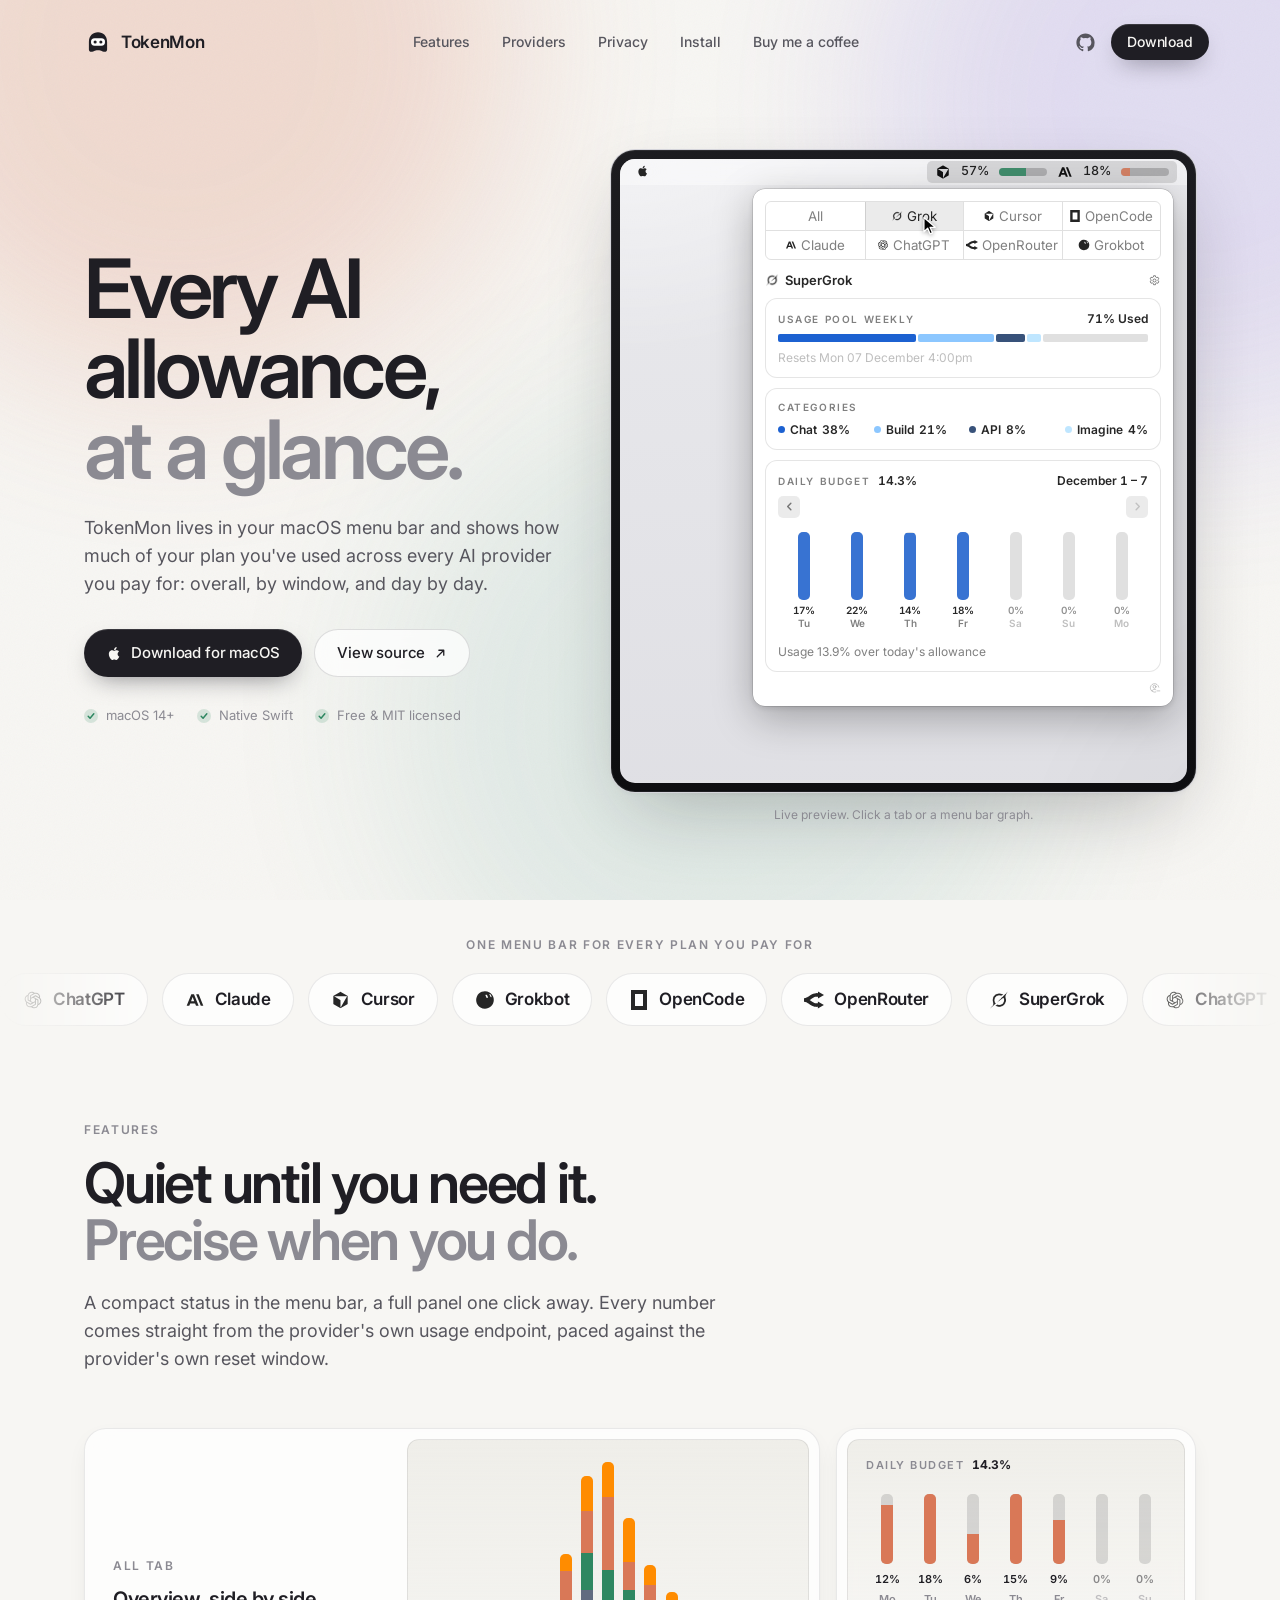
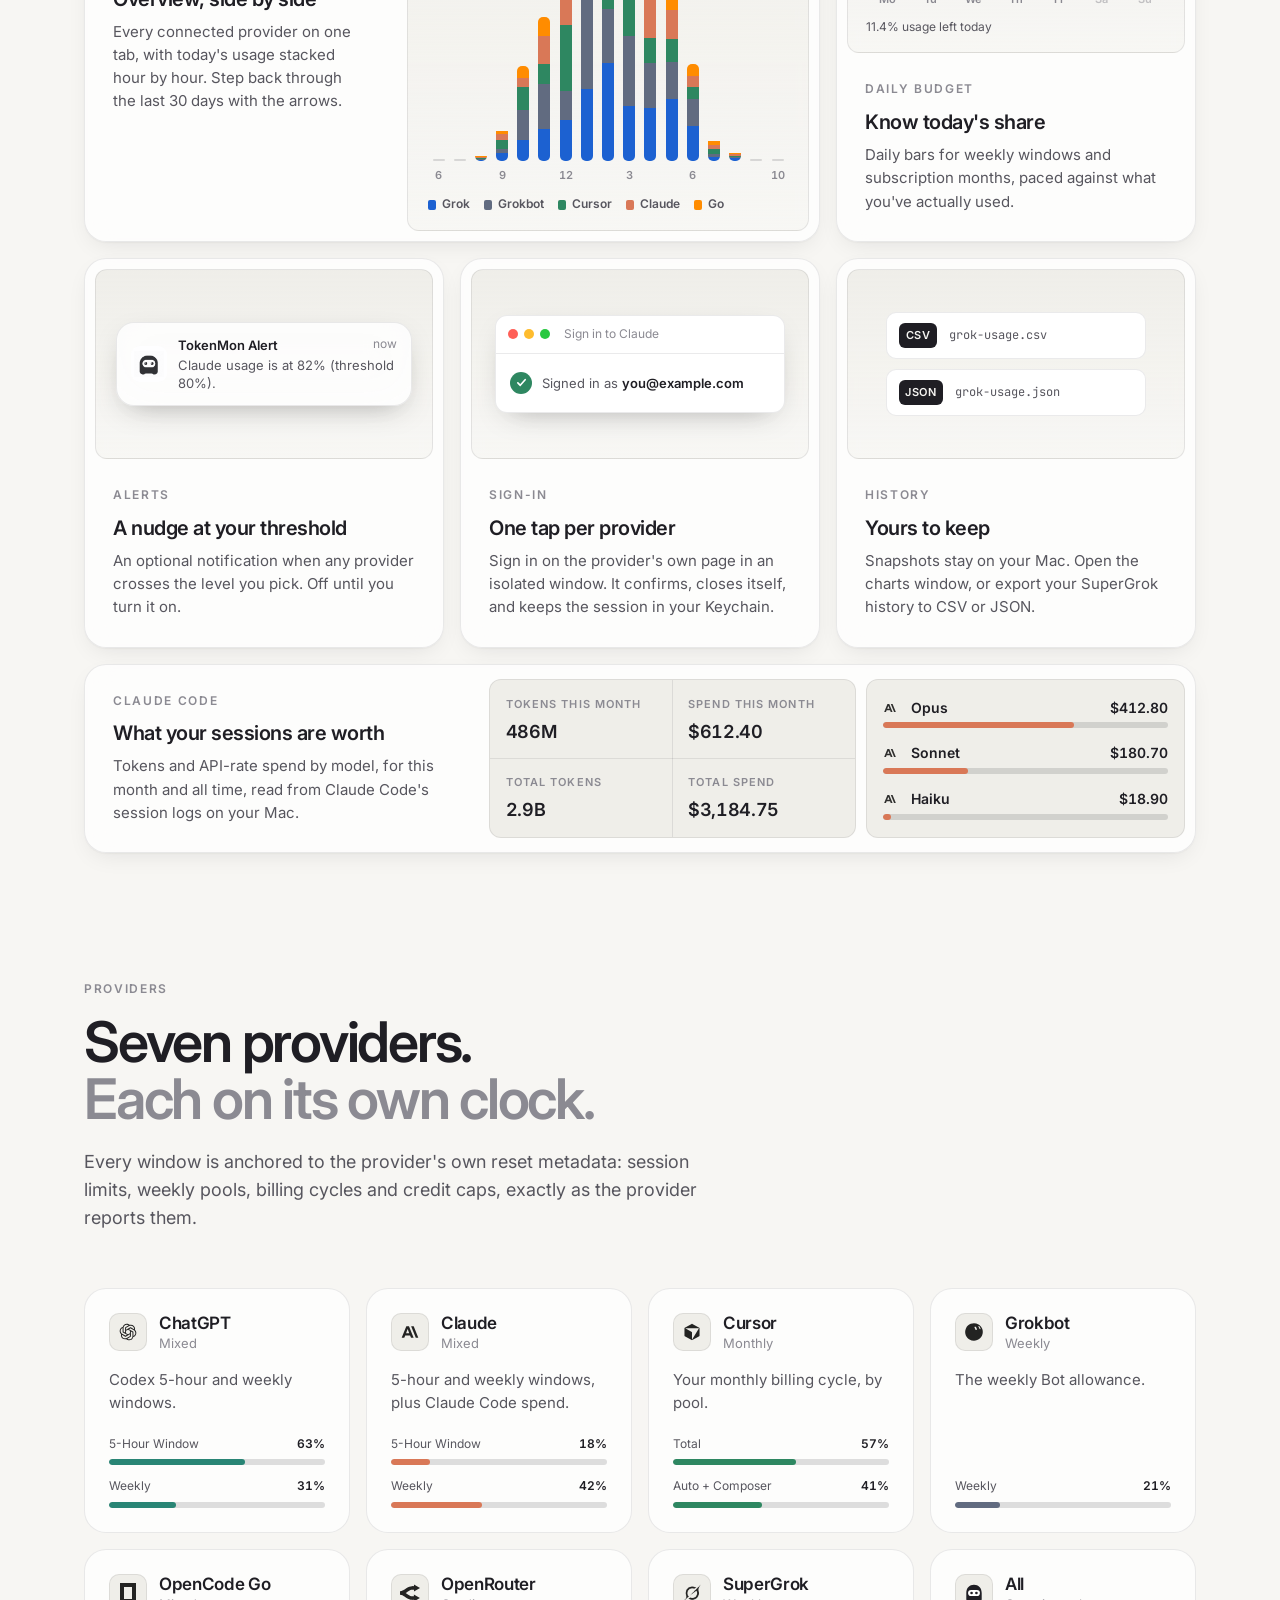
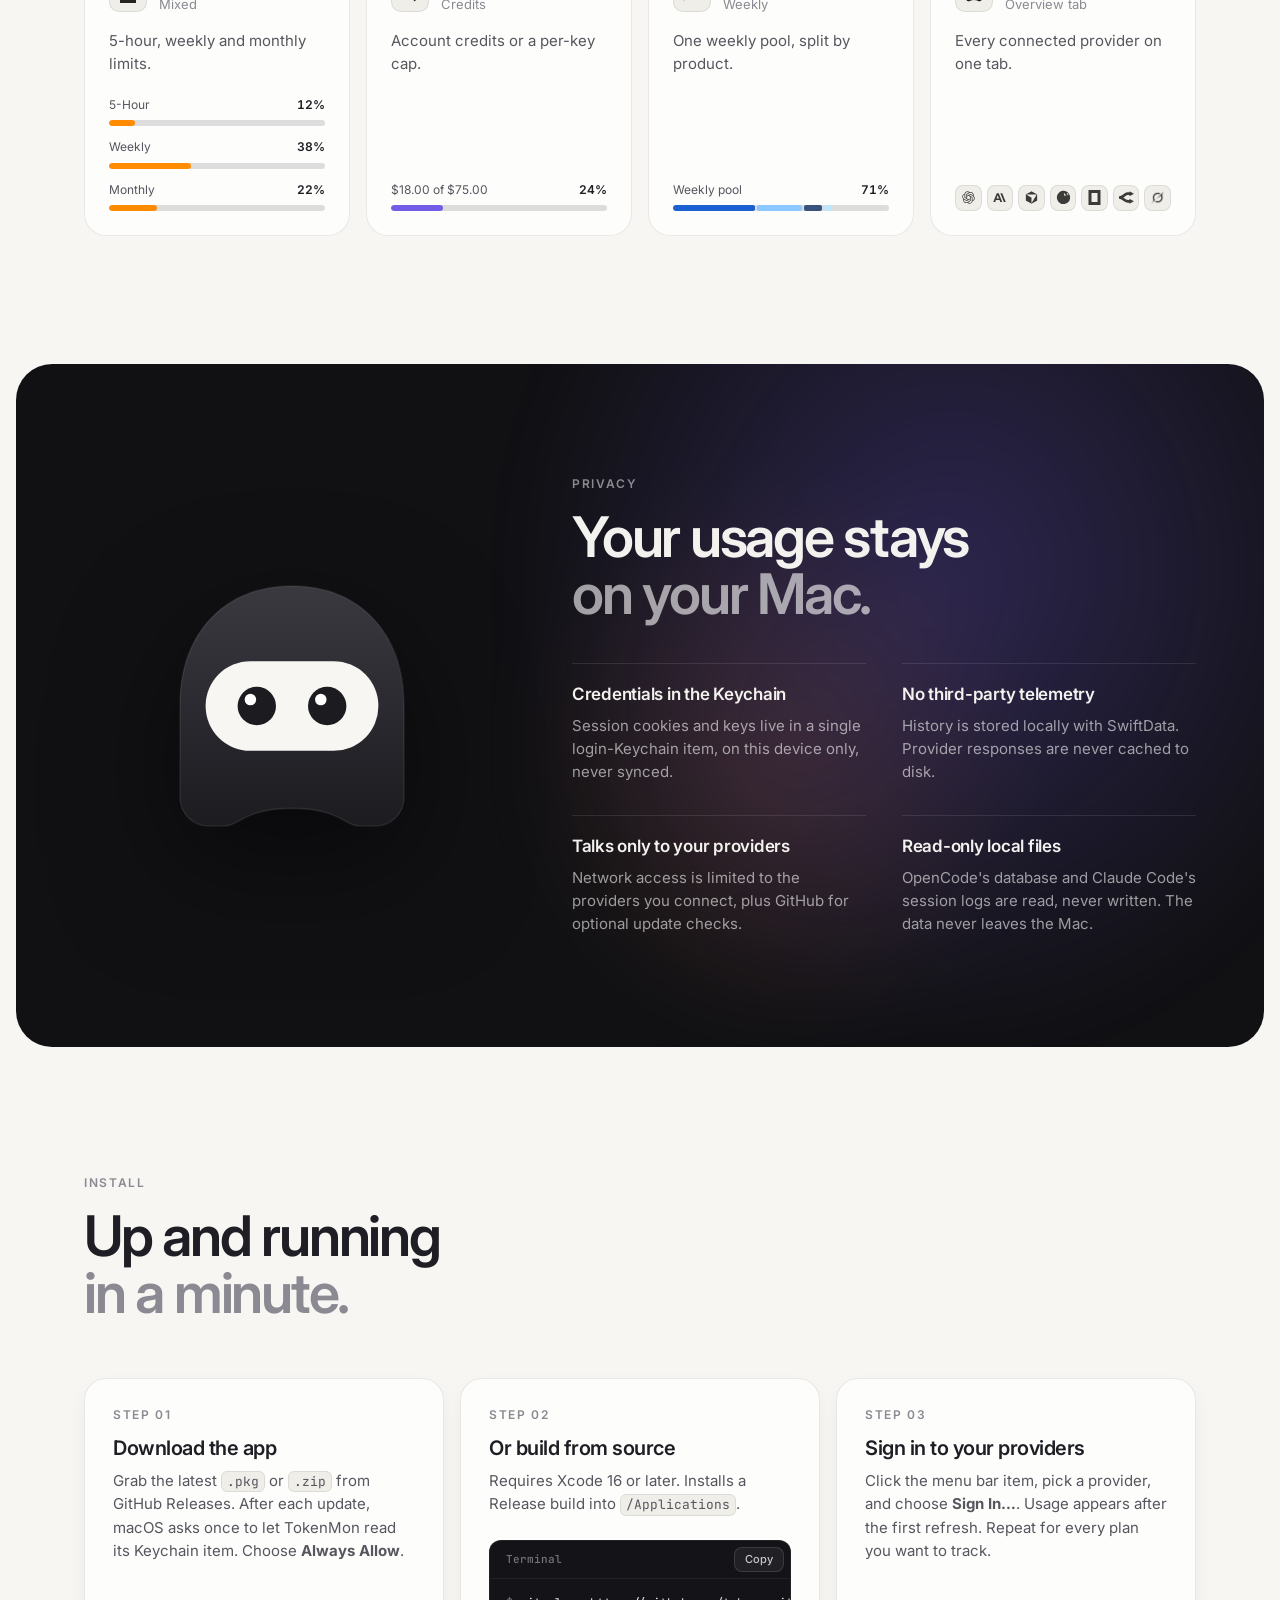
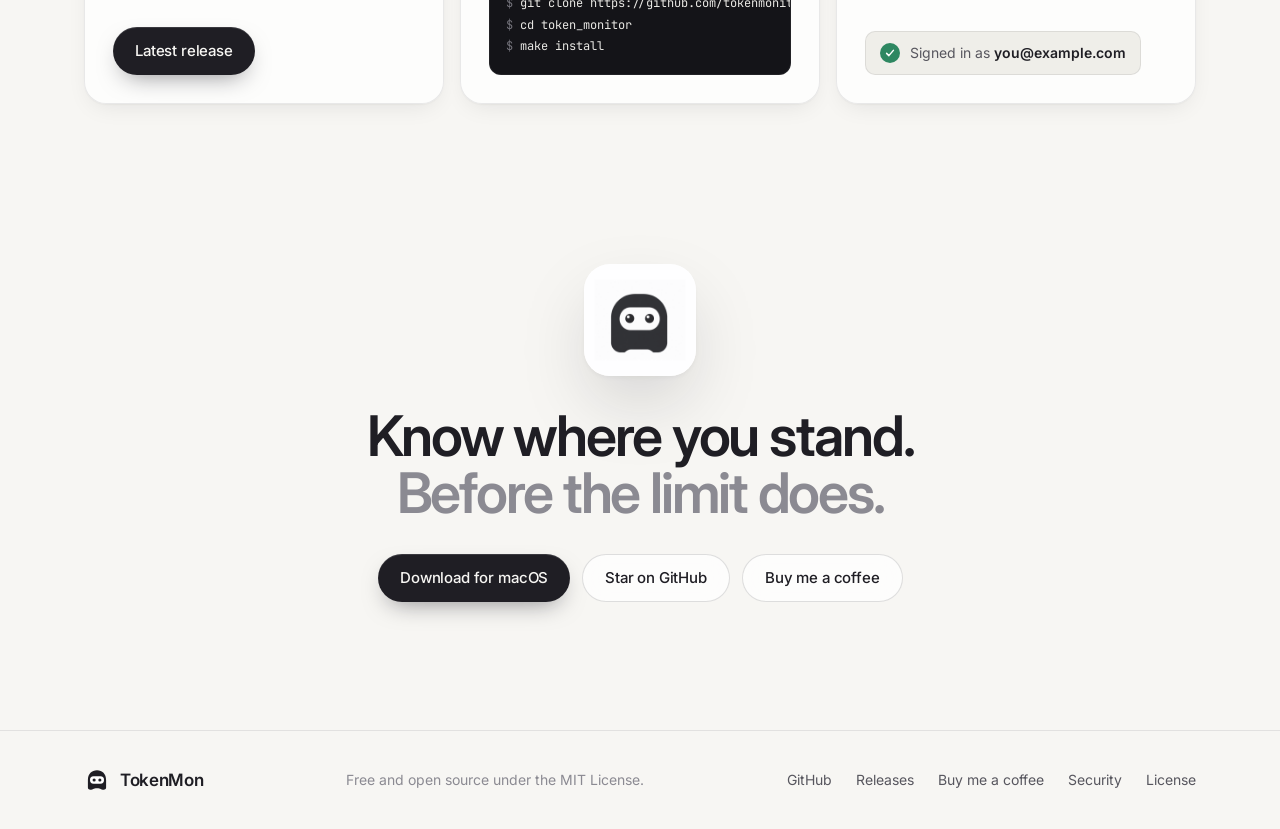
<file: index.html>
<!doctype html>
<html lang="en">
<head>
  <meta charset="utf-8">
  <meta name="viewport" content="width=device-width, initial-scale=1">
  <title>TokenMon: AI usage in your menu bar</title>
  <meta name="description" content="TokenMon is a native macOS menu bar app that tracks how much of your allowance you have used across ChatGPT, Claude, Cursor, Grokbot, OpenCode, OpenRouter and SuperGrok, in real time.">
  <meta name="theme-color" content="#f7f6f3" media="(prefers-color-scheme: light)">
  <meta name="theme-color" content="#0d0d10" media="(prefers-color-scheme: dark)">
  <meta property="og:title" content="TokenMon: AI usage in your menu bar">
  <meta property="og:description" content="Every AI allowance, at a glance. Free and open source for macOS.">
  <meta property="og:image" content="assets/app-icon.png">
  <link rel="icon" href="assets/favicon.svg" type="image/svg+xml">
  <link rel="apple-touch-icon" href="assets/app-icon.png">
  <link rel="preconnect" href="https://fonts.googleapis.com">
  <link rel="preconnect" href="https://fonts.gstatic.com" crossorigin>
  <link href="https://fonts.googleapis.com/css2?family=Inter:wght@400;500;600;700&family=JetBrains+Mono:wght@400;500&display=swap" rel="stylesheet">
  <link rel="stylesheet" href="styles.css?v=20261109">
</head>
<body>
  <div class="aurora" aria-hidden="true"><span></span><span></span><span></span></div>
  <div class="grain" aria-hidden="true"></div>

  <!-- Navigation -->
  <header class="nav" id="nav">
    <div class="nav__inner">
      <a class="brand" href="#top" aria-label="TokenMon home">
        <svg class="brand__mark" viewBox="0 0 200 200" aria-hidden="true"><use href="#mascot"/></svg>
        <span>TokenMon</span>
      </a>
      <nav class="nav__links" aria-label="Primary">
        <a href="#features">Features</a>
        <a href="#providers">Providers</a>
        <a href="#privacy">Privacy</a>
        <a href="#install">Install</a>
        <a href="support.html">Buy me a coffee</a>
      </nav>
      <div class="nav__actions">
        <a class="nav__gh" href="https://github.com/tokenmonitor/token_monitor" aria-label="TokenMon on GitHub">
          <svg viewBox="0 0 24 24" aria-hidden="true"><path fill="currentColor" d="M12 .5C5.65.5.5 5.65.5 12c0 5.08 3.29 9.39 7.86 10.91.58.1.79-.25.79-.56v-2c-3.2.7-3.87-1.36-3.87-1.36-.52-1.33-1.28-1.68-1.28-1.68-1.04-.71.08-.7.08-.7 1.15.08 1.76 1.18 1.76 1.18 1.03 1.76 2.69 1.25 3.35.96.1-.75.4-1.25.73-1.54-2.55-.29-5.24-1.28-5.24-5.68 0-1.26.45-2.28 1.18-3.09-.12-.29-.51-1.46.11-3.04 0 0 .97-.31 3.17 1.18a11 11 0 0 1 5.77 0c2.2-1.49 3.17-1.18 3.17-1.18.63 1.58.23 2.75.11 3.04.74.81 1.18 1.83 1.18 3.09 0 4.41-2.69 5.38-5.25 5.67.41.36.78 1.06.78 2.14v3.17c0 .31.21.67.8.56A11.5 11.5 0 0 0 23.5 12C23.5 5.65 18.35.5 12 .5Z"/></svg>
        </a>
        <a class="btn btn--small btn--primary" href="support.html?download=1">Download</a>
      </div>
    </div>
  </header>

  <main id="top">
    <!-- Hero -->
    <section class="hero container">
      <div class="hero__copy">
        <h1 class="hero__title" data-reveal>
          Every AI allowance,<br><em>at a glance.</em>
        </h1>
        <p class="hero__lede" data-reveal style="--d:160ms">
          TokenMon lives in your macOS menu bar and shows how much of your plan you've used across
          every AI provider you pay for: overall, by window, and day by day.
        </p>
        <div class="cta" data-reveal style="--d:240ms">
          <a class="btn btn--primary" href="support.html?download=1">
            <svg viewBox="0 0 24 24" aria-hidden="true"><path fill="currentColor" d="M16.37 12.6c-.02-2.3 1.88-3.4 1.96-3.46-1.07-1.56-2.73-1.78-3.32-1.8-1.41-.14-2.76.83-3.48.83-.72 0-1.82-.81-3-.79-1.54.02-2.96.9-3.76 2.28-1.6 2.78-.41 6.9 1.15 9.16.76 1.1 1.67 2.34 2.86 2.3 1.15-.05 1.58-.74 2.97-.74 1.38 0 1.77.74 2.98.72 1.24-.02 2.02-1.12 2.77-2.23.87-1.28 1.23-2.52 1.25-2.58-.03-.01-2.4-.92-2.42-3.66ZM14.1 5.84c.63-.77 1.06-1.83.94-2.89-.91.04-2.02.61-2.67 1.37-.58.67-1.1 1.76-.96 2.8 1.02.08 2.06-.52 2.69-1.28Z"/></svg>
            Download for macOS
          </a>
          <a class="btn btn--ghost" href="https://github.com/tokenmonitor/token_monitor">
            View source
            <svg viewBox="0 0 16 16" aria-hidden="true"><path d="M4 12L12 4M6 4h6v6" fill="none" stroke="currentColor" stroke-width="1.6" stroke-linecap="round" stroke-linejoin="round"/></svg>
          </a>
        </div>
        <ul class="hero__meta" data-reveal style="--d:320ms">
          <li>macOS 14+</li>
          <li>Native Swift</li>
          <li>Free &amp; MIT licensed</li>
        </ul>
      </div>

      <!-- Live product preview: mirrors the app's menu bar dropdown -->
      <div class="stage" data-reveal style="--d:200ms">
        <div class="stage__glow" aria-hidden="true"></div>
        <div class="mac">
        <div class="desk" id="desk">
          <div class="desk__wall" aria-hidden="true"></div>
          <div class="desk__bar">
            <div class="desk__left" aria-hidden="true">
              <svg class="desk__apple" viewBox="0 0 24 24"><path fill="currentColor" d="M16.37 12.6c-.02-2.3 1.88-3.4 1.96-3.46-1.07-1.56-2.73-1.78-3.32-1.8-1.41-.14-2.76.83-3.48.83-.72 0-1.82-.81-3-.79-1.54.02-2.96.9-3.76 2.28-1.6 2.780-.41 6.9 1.15 9.16.76 1.1 1.670 2.34 2.86 2.3 1.15-.05 1.58-.74 2.97-.74 1.38 0 1.77.74 2.98.72 1.24-.02 2.02-1.12 2.77-2.23.87-1.28 1.230-2.52 1.250-2.58-.03-.01-2.4-.92-2.42-3.66ZM14.1 5.84c.63-.77 1.06-1.83.94-2.89-.91.04-2.02.61-2.67 1.37-.58.67-1.1 1.76-.96 2.8 1.02.08 2.06-.52 2.69-1.28Z"/></svg>
            </div>
            <div class="desk__right">
              <div class="status" id="statusItem" role="group" aria-label="TokenMon in the menu bar"></div>
            </div>
          </div>
          <div class="tm-panel" id="tmPanel">
            <div class="tm-switcher" role="tablist" aria-label="Providers" id="tmTabs"></div>
            <div class="tm-content" id="tmContent"></div>
          </div>
          <svg class="fake-cursor" id="fakeCursor" viewBox="0 0 24 24" aria-hidden="true"><path d="M5.5 3.2v15.6l4.1-3.9 2.6 6.1 2.6-1.1-2.6-6h5.7Z" fill="#000" stroke="#fff" stroke-width="1.4" stroke-linejoin="round"/></svg>
        </div>
        </div>
        <p class="stage__hint">Live preview. Click a tab or a menu bar graph.</p>
      </div>
    </section>

    <!-- Provider marquee -->
    <section class="marquee" aria-label="Supported providers">
      <p class="marquee__label label">One menu bar for every plan you pay for</p>
      <div class="marquee__track">
        <div class="marquee__row" id="marqueeRow"></div>
      </div>
    </section>

    <!-- Features -->
    <section class="section container" id="features">
      <header class="section__head">
        <p class="label" data-reveal>Features</p>
        <h2 data-reveal style="--d:60ms">Quiet until you need it.<br><em>Precise when you do.</em></h2>
        <p class="section__lede" data-reveal style="--d:120ms">A compact status in the menu bar, a full panel one click away. Every number comes straight from the provider's own usage endpoint, paced against the provider's own reset window.</p>
      </header>

      <div class="bento">
        <article class="card card--overview" data-reveal data-spot>
          <div class="card__copy">
            <span class="label">All tab</span>
            <h3>Overview, side by side</h3>
            <p>Every connected provider on one tab, with today's usage stacked hour by hour. Step back through the last 30 days with the arrows.</p>
          </div>
          <div class="card__visual card__visual--chart">
            <div class="viz-hours" id="hourly" aria-hidden="true"></div>
            <div class="viz-legend" id="hourlyLegend" aria-hidden="true"></div>
          </div>
        </article>

        <article class="card card--budget" data-reveal data-spot style="--d:80ms">
          <div class="card__visual">
            <div class="viz-budget" id="budgetViz" aria-hidden="true"></div>
          </div>
          <div class="card__copy">
            <span class="label">Daily Budget</span>
            <h3>Know today's share</h3>
            <p>Daily bars for weekly windows and subscription months, paced against what you've actually used.</p>
          </div>
        </article>

        <article class="card" data-reveal data-spot>
          <div class="card__visual card__visual--center">
            <div class="viz-notif" aria-hidden="true">
              <img src="assets/app-icon.png" alt="" width="36" height="36">
              <div class="viz-notif__text">
                <div class="viz-notif__top"><b>TokenMon Alert</b><span>now</span></div>
                <p>Claude usage is at 82% (threshold 80%).</p>
              </div>
            </div>
          </div>
          <div class="card__copy">
            <span class="label">Alerts</span>
            <h3>A nudge at your threshold</h3>
            <p>An optional notification when any provider crosses the level you pick. Off until you turn it on.</p>
          </div>
        </article>

        <article class="card" data-reveal data-spot style="--d:80ms">
          <div class="card__visual card__visual--center">
            <div class="viz-signin" aria-hidden="true">
              <div class="viz-signin__bar"><i></i><i></i><i></i><span>Sign in to Claude</span></div>
              <div class="viz-signin__body">
                <span class="viz-check"><svg viewBox="0 0 16 16"><path d="M3.5 8.5l3 3 6-7" fill="none" stroke="currentColor" stroke-width="2" stroke-linecap="round" stroke-linejoin="round"/></svg></span>
                <span>Signed in as <b>you@example.com</b></span>
              </div>
            </div>
          </div>
          <div class="card__copy">
            <span class="label">Sign-in</span>
            <h3>One tap per provider</h3>
            <p>Sign in on the provider's own page in an isolated window. It confirms, closes itself, and keeps the session in your Keychain.</p>
          </div>
        </article>

        <article class="card" data-reveal data-spot style="--d:160ms">
          <div class="card__visual card__visual--center">
            <div class="viz-files" aria-hidden="true">
              <span class="viz-file"><b>CSV</b>grok-usage.csv</span>
              <span class="viz-file"><b>JSON</b>grok-usage.json</span>
            </div>
          </div>
          <div class="card__copy">
            <span class="label">History</span>
            <h3>Yours to keep</h3>
            <p>Snapshots stay on your Mac. Open the charts window, or export your SuperGrok history to CSV or JSON.</p>
          </div>
        </article>

        <article class="card card--spend" data-reveal data-spot>
          <div class="card__copy">
            <span class="label">Claude Code</span>
            <h3>What your sessions are worth</h3>
            <p>Tokens and API-rate spend by model, for this month and all time, read from Claude Code's session logs on your Mac.</p>
          </div>
          <div class="spend">
            <dl class="spend__stats">
              <div><dt>Tokens this month</dt><dd>486M</dd></div>
              <div><dt>Spend this month</dt><dd data-count="612.40" data-prefix="$">$0</dd></div>
              <div><dt>Total tokens</dt><dd>2.9B</dd></div>
              <div><dt>Total spend</dt><dd>$3,184.75</dd></div>
            </dl>
            <ul class="spend__models">
              <li style="--w:67%"><img src="assets/logos/claude.svg" alt=""><span>Opus</span><b>$412.80</b><i></i></li>
              <li style="--w:30%"><img src="assets/logos/claude.svg" alt=""><span>Sonnet</span><b>$180.70</b><i></i></li>
              <li style="--w:3%"><img src="assets/logos/claude.svg" alt=""><span>Haiku</span><b>$18.90</b><i></i></li>
            </ul>
          </div>
        </article>
      </div>
    </section>

    <!-- Providers -->
    <section class="section container" id="providers">
      <header class="section__head">
        <p class="label" data-reveal>Providers</p>
        <h2 data-reveal style="--d:60ms">Seven providers.<br><em>Each on its own clock.</em></h2>
        <p class="section__lede" data-reveal style="--d:120ms">Every window is anchored to the provider's own reset metadata: session limits, weekly pools, billing cycles and credit caps, exactly as the provider reports them.</p>
      </header>
      <div class="providers" id="providerGrid"></div>
    </section>

    <!-- Privacy -->
    <section class="privacy" id="privacy">
      <div class="privacy__inner container">
        <div class="privacy__mascot" data-reveal aria-hidden="true">
          <svg viewBox="0 0 200 200" id="bigMascot">
            <defs>
              <linearGradient id="mascotShade" x1="0" y1="0" x2="0" y2="1">
                <stop offset="0" stop-color="#3a3940"/>
                <stop offset="1" stop-color="#1c1b20"/>
              </linearGradient>
            </defs>
            <path d="M30 100C30 52 60 25 100 25s70 27 70 75v57c0 10-8 18-18 18h-10c-8 0-13-11-42-11s-34 11-42 11H48c-10 0-18-8-18-18Z" fill="url(#mascotShade)"/>
            <rect x="46" y="72" width="108" height="56" rx="28" fill="#f7f6f3"/>
            <g class="eyes" id="eyes">
              <g class="eye"><circle cx="78" cy="100" r="12" fill="#1c1b20"/><circle cx="74" cy="96" r="3.6" fill="#fff"/></g>
              <g class="eye"><circle cx="122" cy="100" r="12" fill="#1c1b20"/><circle cx="118" cy="96" r="3.6" fill="#fff"/></g>
            </g>
          </svg>
        </div>
        <div class="privacy__copy">
          <p class="label label--light" data-reveal>Privacy</p>
          <h2 data-reveal style="--d:60ms">Your usage stays<br><em>on your Mac.</em></h2>
          <ul class="privacy__list">
            <li data-reveal style="--d:120ms">
              <h3>Credentials in the Keychain</h3>
              <p>Session cookies and keys live in a single login-Keychain item, on this device only, never synced.</p>
            </li>
            <li data-reveal style="--d:180ms">
              <h3>No third-party telemetry</h3>
              <p>History is stored locally with SwiftData. Provider responses are never cached to disk.</p>
            </li>
            <li data-reveal style="--d:240ms">
              <h3>Talks only to your providers</h3>
              <p>Network access is limited to the providers you connect, plus GitHub for optional update checks.</p>
            </li>
            <li data-reveal style="--d:300ms">
              <h3>Read-only local files</h3>
              <p>OpenCode's database and Claude Code's session logs are read, never written. The data never leaves the Mac.</p>
            </li>
          </ul>
        </div>
      </div>
    </section>

    <!-- Install -->
    <section class="section container" id="install">
      <header class="section__head">
        <p class="label" data-reveal>Install</p>
        <h2 data-reveal style="--d:60ms">Up and running<br><em>in a minute.</em></h2>
      </header>

      <div class="install">
        <article class="install__card" data-reveal data-spot>
          <span class="label">Step 01</span>
          <h3>Download the app</h3>
          <p>Grab the latest <code>.pkg</code> or <code>.zip</code> from GitHub Releases. After each update, macOS asks once to let TokenMon read its Keychain item. Choose <b>Always Allow</b>.</p>
          <a class="btn btn--primary" href="support.html?download=1">Latest release</a>
        </article>

        <article class="install__card" data-reveal data-spot style="--d:80ms">
          <span class="label">Step 02</span>
          <h3>Or build from source</h3>
          <p>Requires Xcode 16 or later. Installs a Release build into <code>/Applications</code>.</p>
          <div class="code">
            <div class="code__bar">
              <span>Terminal</span>
              <button class="code__copy" type="button" data-copy="git clone https://github.com/tokenmonitor/token_monitor.git&#10;cd token_monitor&#10;make install">Copy</button>
            </div>
<pre><code><span class="c-dim">$</span> git clone https://github.com/tokenmonitor/token_monitor.git
<span class="c-dim">$</span> cd token_monitor
<span class="c-dim">$</span> make install</code></pre>
          </div>
        </article>

        <article class="install__card" data-reveal data-spot style="--d:160ms">
          <span class="label">Step 03</span>
          <h3>Sign in to your providers</h3>
          <p>Click the menu bar item, pick a provider, and choose <b>Sign In…</b>. Usage appears after the first refresh. Repeat for every plan you want to track.</p>
          <div class="signed">
            <span class="signed__check"><svg viewBox="0 0 16 16" aria-hidden="true"><path d="M3.5 8.5l3 3 6-7" fill="none" stroke="currentColor" stroke-width="2" stroke-linecap="round" stroke-linejoin="round"/></svg></span>
            <span>Signed in as <b>you@example.com</b></span>
          </div>
        </article>
      </div>
    </section>

    <!-- Closing CTA -->
    <section class="closer container">
      <div class="closer__inner" data-reveal>
        <img src="assets/app-icon.png" alt="" width="112" height="112" class="closer__icon">
        <h2>Know where you stand.<br><em>Before the limit does.</em></h2>
        <div class="cta">
          <a class="btn btn--primary" href="support.html?download=1">Download for macOS</a>
          <a class="btn btn--ghost" href="https://github.com/tokenmonitor/token_monitor">Star on GitHub</a>
          <a class="btn btn--ghost" href="support.html">Buy me a coffee</a>
        </div>
      </div>
    </section>
  </main>

  <footer class="footer">
    <div class="footer__inner container">
      <a class="brand" href="#top">
        <svg class="brand__mark" viewBox="0 0 200 200" aria-hidden="true"><use href="#mascot"/></svg>
        <span>TokenMon</span>
      </a>
      <p>Free and open source under the MIT License.</p>
      <nav aria-label="Footer">
        <a href="https://github.com/tokenmonitor/token_monitor">GitHub</a>
        <a href="https://github.com/tokenmonitor/token_monitor/releases">Releases</a>
        <a href="support.html">Buy me a coffee</a>
        <a href="https://github.com/tokenmonitor/token_monitor/blob/main/SECURITY.md">Security</a>
        <a href="https://github.com/tokenmonitor/token_monitor/blob/main/LICENSE">License</a>
      </nav>
    </div>
  </footer>

  <!-- Shared mascot symbols -->
  <svg width="0" height="0" style="position:absolute" aria-hidden="true">
    <symbol id="mascot" viewBox="0 0 200 200">
      <path d="M30 100C30 52 60 25 100 25s70 27 70 75v57c0 10-8 18-18 18h-10c-8 0-13-11-42-11s-34 11-42 11H48c-10 0-18-8-18-18Z" fill="currentColor"/>
      <rect x="46" y="72" width="108" height="56" rx="28" fill="var(--mascot-visor, #fff)"/>
      <circle cx="78" cy="100" r="12" fill="currentColor"/>
      <circle cx="122" cy="100" r="12" fill="currentColor"/>
    </symbol>
    <symbol id="mascot-mono" viewBox="0 0 200 200">
      <path fill-rule="evenodd" fill="currentColor" d="M30 100C30 52 60 25 100 25s70 27 70 75v57c0 10-8 18-18 18h-10c-8 0-13-11-42-11s-34 11-42 11H48c-10 0-18-8-18-18ZM74 72a28 28 0 0 0 0 56h52a28 28 0 0 0 0-56Z"/>
      <circle cx="78" cy="100" r="13" fill="currentColor"/>
      <circle cx="122" cy="100" r="13" fill="currentColor"/>
    </symbol>
  </svg>

  <script src="demo.js?v=20261109"></script>
  <script src="main.js?v=20261109"></script>
</body>
</html>
</file>
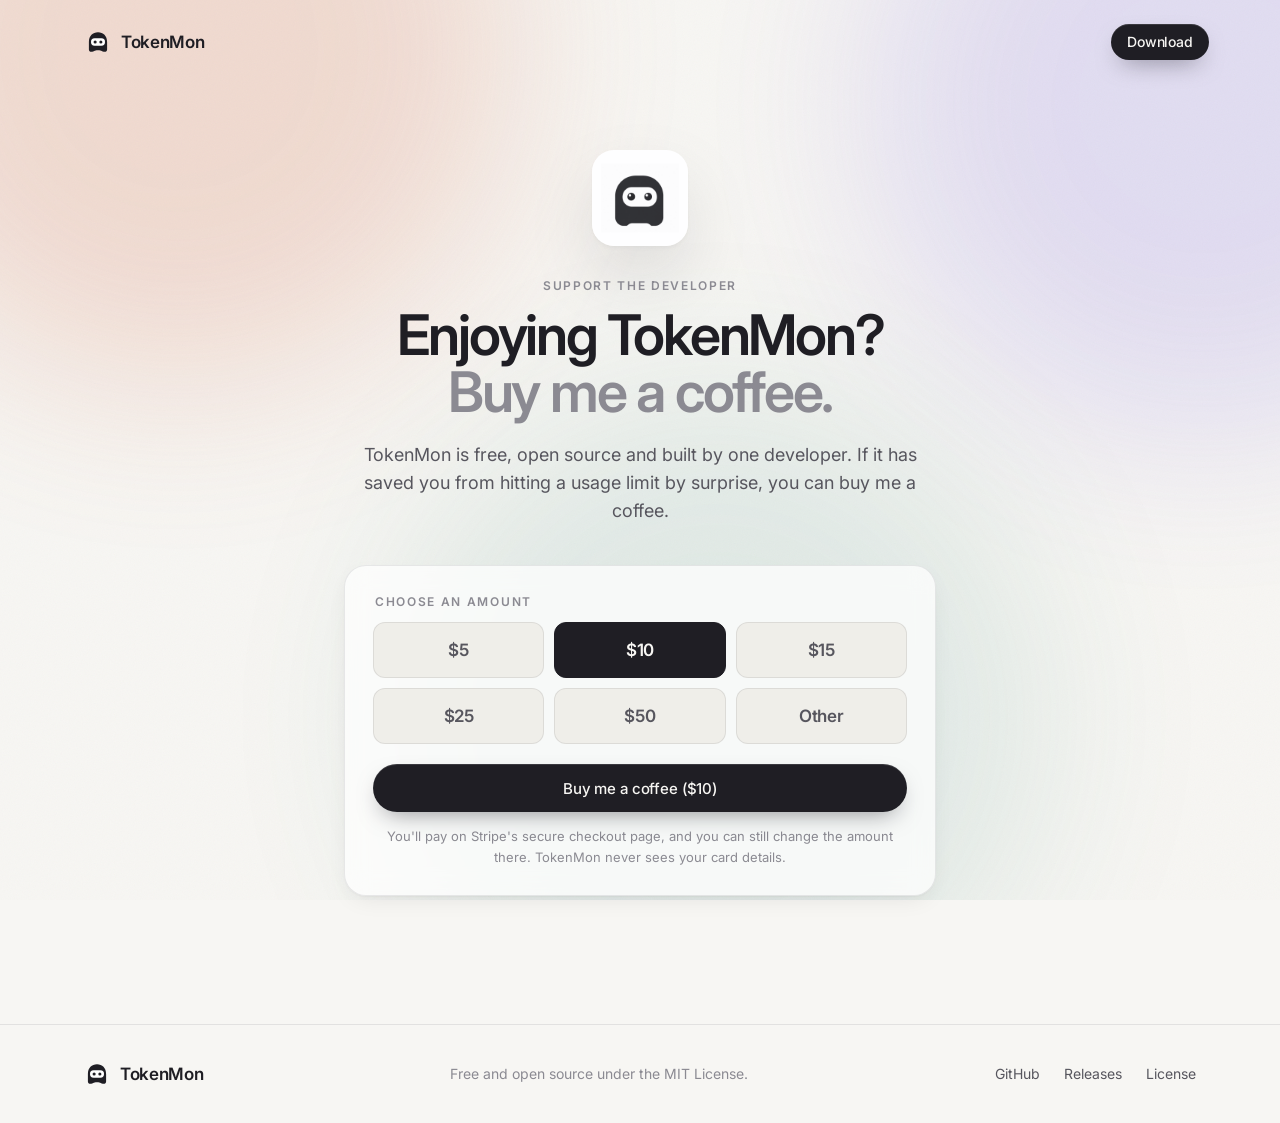
<file: support.html>
<!doctype html>
<html lang="en">
<head>
  <meta charset="utf-8">
  <meta name="viewport" content="width=device-width, initial-scale=1">
  <title>Buy me a coffee · TokenMon</title>
  <meta name="description" content="TokenMon is free, open source and built by one developer. If it's useful to you, you can buy me a coffee.">
  <meta name="theme-color" content="#f7f6f3" media="(prefers-color-scheme: light)">
  <meta name="theme-color" content="#0d0d10" media="(prefers-color-scheme: dark)">
  <link rel="icon" href="assets/favicon.svg" type="image/svg+xml">
  <link rel="apple-touch-icon" href="assets/app-icon.png">
  <link rel="preconnect" href="https://fonts.googleapis.com">
  <link rel="preconnect" href="https://fonts.gstatic.com" crossorigin>
  <link href="https://fonts.googleapis.com/css2?family=Inter:wght@400;500;600;700&family=JetBrains+Mono:wght@400;500&display=swap" rel="stylesheet">
  <link rel="stylesheet" href="styles.css?v=20261109">
</head>
<body>
  <div class="aurora" aria-hidden="true"><span></span><span></span><span></span></div>
  <div class="grain" aria-hidden="true"></div>

  <header class="nav" id="nav">
    <div class="nav__inner">
      <a class="brand" href="index.html" aria-label="TokenMon home">
        <svg class="brand__mark" viewBox="0 0 200 200" aria-hidden="true"><use href="#mascot"/></svg>
        <span>TokenMon</span>
      </a>
      <div class="nav__actions">
        <a class="btn btn--small btn--primary" href="https://github.com/tokenmonitor/token_monitor/releases/latest">Download</a>
      </div>
    </div>
  </header>

  <main class="tip container">
    <img src="assets/app-icon.png" alt="" width="96" height="96" class="tip__icon">

    <section class="tip__thanks" id="tipThanks" hidden>
      <p class="label">Thank you</p>
      <h1>Thanks for the coffee.<br><em>It means a lot.</em></h1>
      <p class="tip__lede">Stripe has emailed you a receipt. TokenMon stays free and open source, and support like yours keeps it that way.</p>
      <div class="cta">
        <a class="btn btn--primary" href="https://github.com/tokenmonitor/token_monitor/releases/latest">Download TokenMon</a>
        <a class="btn btn--ghost" href="index.html">Back to TokenMon</a>
      </div>
    </section>

    <section class="tip__ask" id="tipAsk">
      <header class="tip__head" id="tipHeadSupport">
        <p class="label">Support the developer</p>
        <h1>Enjoying TokenMon?<br><em>Buy me a coffee.</em></h1>
        <p class="tip__lede">TokenMon is free, open source and built by one developer. If it has saved you from hitting a usage limit by surprise, you can buy me a coffee.</p>
      </header>
      <header class="tip__head" id="tipHeadDownload" hidden>
        <p class="label">Before you download</p>
        <h1>TokenMon is free.<br><em>Coffee keeps it going.</em></h1>
        <p class="tip__lede">TokenMon is open source and built by one developer. If you'd like to chip in, a coffee helps keep it maintained.</p>
      </header>

      <div class="tip__row">
      <form class="tip__card" id="tipForm" novalidate>
        <fieldset class="tip__amounts">
          <legend class="label">Choose an amount</legend>
          <div class="tip__grid" id="tipPresets"></div>
          <label class="tip__custom" id="tipCustom" hidden>
            <span>$</span>
            <input type="number" inputmode="decimal" min="1" max="10000" step="0.01" placeholder="Enter an amount" id="tipCustomInput" aria-label="Custom amount in US dollars">
          </label>
        </fieldset>
        <button class="btn btn--primary tip__go" type="submit" id="tipGo">Buy me a coffee</button>
        <p class="tip__error" id="tipError" role="alert" hidden></p>
        <p class="tip__note">You'll pay on Stripe's secure checkout page, and you can still change the amount there. TokenMon never sees your card details.</p>
      </form>

      <aside class="tip__skip" id="tipSkip" hidden>
        <h2>Not today?</h2>
        <p>TokenMon is free for everyone, and that won't change. If you can't chip in right now, that's okay.</p>
        <a class="btn btn--ghost" href="https://github.com/tokenmonitor/token_monitor/releases/latest">Continue to download</a>
      </aside>
      </div>
    </section>
  </main>

  <footer class="footer">
    <div class="footer__inner container">
      <a class="brand" href="index.html">
        <svg class="brand__mark" viewBox="0 0 200 200" aria-hidden="true"><use href="#mascot"/></svg>
        <span>TokenMon</span>
      </a>
      <p>Free and open source under the MIT License.</p>
      <nav aria-label="Footer">
        <a href="https://github.com/tokenmonitor/token_monitor">GitHub</a>
        <a href="https://github.com/tokenmonitor/token_monitor/releases">Releases</a>
        <a href="https://github.com/tokenmonitor/token_monitor/blob/main/LICENSE">License</a>
      </nav>
    </div>
  </footer>

  <svg width="0" height="0" style="position:absolute" aria-hidden="true">
    <symbol id="mascot" viewBox="0 0 200 200">
      <path d="M30 100C30 52 60 25 100 25s70 27 70 75v57c0 10-8 18-18 18h-10c-8 0-13-11-42-11s-34 11-42 11H48c-10 0-18-8-18-18Z" fill="currentColor"/>
      <rect x="46" y="72" width="108" height="56" rx="28" fill="var(--mascot-visor, #fff)"/>
      <circle cx="78" cy="100" r="12" fill="currentColor"/>
      <circle cx="122" cy="100" r="12" fill="currentColor"/>
    </symbol>
  </svg>

  <script src="support.js?v=20261109"></script>
</body>
</html>
</file>
<file: styles.css>
/* ---------- Tokens ---------- */
:root {
  --bg: #f7f6f3;
  --bg-2: #efeee9;
  --surface: rgba(255, 255, 255, 0.72);
  --surface-solid: #ffffff;
  --ink: #1f1e24;
  --ink-2: #57565e;
  --ink-3: #8b8a92;
  --line: rgba(31, 30, 36, 0.09);
  --line-2: rgba(31, 30, 36, 0.14);
  --shadow: 0 1px 2px rgba(20, 20, 30, 0.04), 0 8px 24px -8px rgba(20, 20, 30, 0.1);
  --shadow-lg: 0 2px 4px rgba(20, 20, 30, 0.04), 0 30px 80px -20px rgba(20, 20, 30, 0.28);
  --mascot-visor: #ffffff;

  --claude: #d97857;
  --chatgpt: #298575;
  --cursor: #2e8761;
  --grok: #1c61d1;
  --opencode: #ff8c00;
  --openrouter: #735ce6;
  --grokbot: #616b80;

  --accent: var(--claude);
  --ease: cubic-bezier(0.22, 1, 0.36, 1);
  --ease-spring: cubic-bezier(0.34, 1.56, 0.64, 1);

  --font-sans: "Inter", -apple-system, BlinkMacSystemFont, "SF Pro Text", system-ui, sans-serif;
  --font-mono: "JetBrains Mono", ui-monospace, "SF Mono", Menlo, monospace;

  /* Type scale (site only; the .desk preview keeps the app's own point sizes) */
  --text-micro: 11px;
  --text-caption: 12px;
  --text-meta: 13px;
  --text-ui: 14px;
  --text-body: 15px;
  --text-h4: 17px;
  --text-lede: 18px;
  --text-h3: 20px;
  --text-h2: clamp(36px, 4.6vw, 56px);
  --text-h1: clamp(46px, 6.4vw, 84px);
  --leading-body: 1.55;
  --tracking-label: 0.14em;

  /* Layout */
  --container: 1112px;
  --gutter: 24px;
  --section-space: 128px;
  --head-space: 56px;
  --grid-gap: 16px;
  --card-pad: 28px;
  --inset: 10px;
  --radius-lg: 22px;
  --radius-md: 12px;
  --radius-sm: 10px;

  color-scheme: light dark;
}

@media (prefers-color-scheme: dark) {
  :root {
    --bg: #0d0d10;
    --bg-2: #141418;
    --surface: rgba(28, 28, 33, 0.66);
    --surface-solid: #18181c;
    --ink: #f2f1ee;
    --ink-2: #a9a8b0;
    --ink-3: #75747c;
    --line: rgba(255, 255, 255, 0.08);
    --line-2: rgba(255, 255, 255, 0.14);
    --shadow: 0 1px 2px rgba(0, 0, 0, 0.3), 0 8px 24px -8px rgba(0, 0, 0, 0.5);
    --shadow-lg: 0 2px 4px rgba(0, 0, 0, 0.3), 0 30px 80px -20px rgba(0, 0, 0, 0.7);
    --mascot-visor: #0d0d10;
  }
}

/* ---------- Base ---------- */
*,
*::before,
*::after { box-sizing: border-box; }

html { scroll-behavior: smooth; -webkit-text-size-adjust: 100%; }

body {
  margin: 0;
  background: var(--bg);
  color: var(--ink);
  font-family: var(--font-sans);
  font-size: var(--text-body);
  line-height: var(--leading-body);
  -webkit-font-smoothing: antialiased;
  -moz-osx-font-smoothing: grayscale;
  overflow-x: hidden;
}

a { color: inherit; text-decoration: none; }
img, svg { display: block; }
h1, h2, h3, h4 { margin: 0; font-weight: 600; }
h2 { font-size: var(--text-h2); letter-spacing: -0.04em; line-height: 1.02; }
h1 em, h2 em { color: var(--ink-3); }
h3 { font-size: var(--text-h3); letter-spacing: -0.025em; line-height: 1.25; }
h4 { font-size: var(--text-h4); letter-spacing: -0.015em; line-height: 1.3; }
p { margin: 0; }

.container { max-width: calc(var(--container) + 2 * var(--gutter)); margin-inline: auto; padding-inline: var(--gutter); }

/* One label style for eyebrows, card kickers and step numbers */
.label {
  display: block; margin-bottom: 12px;
  font-size: var(--text-caption); font-weight: 600; line-height: 1.4;
  letter-spacing: var(--tracking-label); text-transform: uppercase; color: var(--ink-3);
}
em { font-style: normal; }
code { font-family: var(--font-mono); font-size: 0.86em; padding: 0.1em 0.38em; border-radius: 6px; background: var(--bg-2); border: 1px solid var(--line); }
::selection { background: color-mix(in srgb, var(--accent) 30%, transparent); }

/* Ambient background */
.aurora {
  position: fixed; inset: 0; z-index: -2; pointer-events: none; overflow: hidden;
}
.aurora span {
  position: absolute; width: 52vmax; height: 52vmax; border-radius: 50%;
  filter: blur(90px); opacity: 0.22;
  animation: drift 28s var(--ease) infinite alternate;
}
.aurora span:nth-child(1) { background: var(--claude); top: -22vmax; left: -12vmax; }
.aurora span:nth-child(2) { background: var(--openrouter); top: -18vmax; right: -20vmax; animation-delay: -9s; opacity: 0.16; }
.aurora span:nth-child(3) { background: var(--chatgpt); top: 30vmax; left: 30vmax; animation-delay: -16s; opacity: 0.1; }
@media (prefers-color-scheme: dark) { .aurora span { opacity: 0.14; } .aurora span:nth-child(3) { opacity: 0.07; } }

@keyframes drift {
  0% { transform: translate3d(0, 0, 0) scale(1); }
  50% { transform: translate3d(6vmax, 4vmax, 0) scale(1.08); }
  100% { transform: translate3d(-4vmax, 8vmax, 0) scale(0.96); }
}

.grain {
  position: fixed; inset: 0; z-index: -1; pointer-events: none; opacity: 0.035;
  background-image: url("data:image/svg+xml,%3Csvg xmlns='http://www.w3.org/2000/svg' width='160' height='160'%3E%3Cfilter id='n'%3E%3CfeTurbulence type='fractalNoise' baseFrequency='.85' numOctaves='3' stitchTiles='stitch'/%3E%3C/filter%3E%3Crect width='100%25' height='100%25' filter='url(%23n)'/%3E%3C/svg%3E");
}

/* ---------- Reveal ---------- */
[data-reveal] {
  opacity: 0;
  transform: translateY(18px);
  filter: blur(6px);
  transition: opacity 0.9s var(--ease), transform 0.9s var(--ease), filter 0.9s var(--ease);
  transition-delay: var(--d, 0ms);
}
[data-reveal].is-in { opacity: 1; transform: none; filter: none; }

/* ---------- Buttons ---------- */
.btn {
  display: inline-flex; align-items: center; gap: 0.55em;
  height: 48px; padding: 0 22px; border-radius: 999px;
  font-weight: 500; font-size: var(--text-body); letter-spacing: -0.01em;
  transition: transform 0.35s var(--ease), box-shadow 0.35s var(--ease), background 0.35s var(--ease), color 0.35s var(--ease);
  will-change: transform;
}
.btn svg { width: 17px; height: 17px; }
.btn:hover { transform: translateY(-2px); }
.btn:active { transform: translateY(0) scale(0.98); }
.btn--primary {
  background: var(--ink); color: var(--bg);
  box-shadow: 0 1px 0 rgba(255, 255, 255, 0.12) inset, 0 10px 24px -10px rgba(20, 20, 30, 0.5);
}
.btn--primary:hover { box-shadow: 0 1px 0 rgba(255, 255, 255, 0.12) inset, 0 16px 34px -12px rgba(20, 20, 30, 0.55); }
.btn--ghost { background: var(--surface); border: 1px solid var(--line-2); backdrop-filter: blur(12px); -webkit-backdrop-filter: blur(12px); }
.btn--ghost:hover { border-color: var(--ink-3); }
.btn--ghost svg { width: 13px; height: 13px; transition: transform 0.35s var(--ease); }
.btn--ghost:hover svg { transform: translate(2px, -2px); }
.btn--small { height: 36px; padding: 0 16px; font-size: var(--text-ui); }

/* ---------- Nav ---------- */
.nav {
  position: fixed; top: 0; left: 0; right: 0; z-index: 50;
  padding: 14px 16px;
  transition: padding 0.4s var(--ease);
}
.nav__inner {
  max-width: calc(var(--container) + 2 * var(--gutter)); margin: 0 auto; height: 56px;
  display: flex; align-items: center; justify-content: space-between; gap: 24px;
  padding: 0 10px 0 var(--gutter); border-radius: 999px;
  border: 1px solid transparent;
  transition: background 0.4s var(--ease), border-color 0.4s var(--ease), box-shadow 0.4s var(--ease), backdrop-filter 0.4s;
}
.nav.is-scrolled .nav__inner {
  background: var(--surface);
  border-color: var(--line);
  box-shadow: var(--shadow);
  backdrop-filter: saturate(1.6) blur(18px);
  -webkit-backdrop-filter: saturate(1.6) blur(18px);
}
.brand { display: inline-flex; align-items: center; gap: 10px; font-weight: 600; letter-spacing: -0.02em; font-size: var(--text-h4); }
.brand__mark { width: 26px; height: 26px; color: var(--ink); transition: transform 0.5s var(--ease-spring); }
.brand:hover .brand__mark { transform: rotate(-8deg) scale(1.08); }
.nav__links { display: flex; gap: 4px; }
.nav__links a {
  position: relative; padding: 8px 14px; border-radius: 999px; font-size: var(--text-ui); font-weight: 500; color: var(--ink-2);
  transition: color 0.25s, background 0.25s;
}
.nav__links a:hover { color: var(--ink); background: var(--line); }
.nav__actions { display: flex; align-items: center; gap: 8px; }
.nav__gh { width: 36px; height: 36px; display: grid; place-items: center; border-radius: 50%; color: var(--ink-2); transition: color 0.25s, background 0.25s; }
.nav__gh:hover { color: var(--ink); background: var(--line); }
.nav__gh svg { width: 19px; height: 19px; }

/* ---------- Hero ---------- */
.hero {
  padding-top: 150px; padding-bottom: 80px;
  display: grid; grid-template-columns: 0.9fr 1.1fr; gap: 48px; align-items: center;
}

.hero__title {
  font-size: var(--text-h1);
  letter-spacing: -0.045em; line-height: 0.98;
}
.hero__lede { margin-top: 24px; max-width: 30em; font-size: var(--text-lede); color: var(--ink-2); }
.cta { margin-top: 32px; display: flex; flex-wrap: wrap; gap: 12px; }
.hero__meta { margin: 28px 0 0; padding: 0; list-style: none; display: flex; flex-wrap: wrap; gap: 8px 22px; font-size: var(--text-meta); color: var(--ink-3); }
.hero__meta li { display: inline-flex; align-items: center; gap: 8px; }
.hero__meta li::before { content: ""; width: 14px; height: 14px; border-radius: 50%; background: no-repeat center/10px url("data:image/svg+xml,%3Csvg xmlns='http://www.w3.org/2000/svg' viewBox='0 0 16 16'%3E%3Cpath d='M3.5 8.5l3 3 6-7' fill='none' stroke='%232e8761' stroke-width='2.4' stroke-linecap='round' stroke-linejoin='round'/%3E%3C/svg%3E"), color-mix(in srgb, var(--cursor) 16%, transparent); }

/* ---------- Stage: live preview of the app ---------- */
.stage { position: relative; }
.stage__glow {
  position: absolute; inset: 10% 6% 4%; border-radius: 40px; z-index: -1;
  background: radial-gradient(60% 60% at 60% 30%, color-mix(in srgb, var(--accent) 50%, transparent), transparent 70%);
  filter: blur(46px); opacity: 0.3;
  transition: background 0.9s var(--ease);
}
.stage__hint { margin-top: 14px; text-align: center; font-size: var(--text-caption); color: var(--ink-3); }

/* macOS appearance tokens, sampled from NSColor in each appearance */
.desk {
  --mac-window: #ffffff;
  --mac-card: #ffffff;
  --mac-separator: rgba(0, 0, 0, 0.1);
  --mac-label: rgba(0, 0, 0, 0.85);
  --mac-secondary: rgba(0, 0, 0, 0.5);
  --mac-tertiary: rgba(0, 0, 0, 0.26);
  --mac-primary-12: rgba(0, 0, 0, 0.12);
  --mac-primary-08: rgba(0, 0, 0, 0.08);
  --mac-chrome: rgba(0, 0, 0, 0.85);
  --logo-filter: brightness(0);
  --wallpaper:
    radial-gradient(70% 60% at 15% 0%, rgba(255, 255, 255, 0.7) 0%, transparent 60%),
    radial-gradient(60% 60% at 100% 100%, rgba(0, 0, 0, 0.05) 0%, transparent 60%),
    linear-gradient(180deg, #ebebee, #dedee3);
  --menubar: rgba(255, 255, 255, 0.42);

  position: relative; overflow: hidden; isolation: isolate;
  height: 624px; border-radius: 15px;
  background: #0b0b0e;
  font-family: -apple-system, BlinkMacSystemFont, "SF Pro Text", "Inter", system-ui, sans-serif;
  color: var(--mac-label);
}
@media (prefers-color-scheme: dark) {
  .desk {
    --mac-window: #1e1e1e;
    --mac-card: #1e1e1e;
    --mac-separator: rgba(255, 255, 255, 0.1);
    --mac-label: rgba(255, 255, 255, 0.85);
    --mac-secondary: rgba(255, 255, 255, 0.55);
    --mac-tertiary: rgba(255, 255, 255, 0.25);
    --mac-primary-12: rgba(255, 255, 255, 0.12);
    --mac-primary-08: rgba(255, 255, 255, 0.08);
    --mac-chrome: rgba(255, 255, 255, 0.92);
    --logo-filter: brightness(0) invert(1);
    --wallpaper:
      radial-gradient(70% 60% at 15% 0%, rgba(255, 255, 255, 0.07) 0%, transparent 60%),
      radial-gradient(60% 60% at 100% 100%, rgba(0, 0, 0, 0.35) 0%, transparent 60%),
      linear-gradient(180deg, #2a2a2f, #1b1b1f);
    --menubar: rgba(0, 0, 0, 0.25);
  }
}

/* Display bezel around the screen */
.mac {
  padding: 9px; border-radius: 24px;
  background: linear-gradient(180deg, #1c1c20, #0d0d10);
  box-shadow: 0 0 0 1px #d4d4da, inset 0 0 0 1px rgba(255, 255, 255, 0.07), var(--shadow-lg);
}
@media (prefers-color-scheme: dark) {
  .mac { box-shadow: 0 0 0 1px #2c2c33, inset 0 0 0 1px rgba(255, 255, 255, 0.06), var(--shadow-lg); }
}

/* Wallpaper drifts slowly behind the translucent menu bar */
.desk__wall {
  position: absolute; inset: -18%; z-index: 0;
  background: var(--wallpaper);
  animation: wallDrift 26s ease-in-out infinite alternate;
}
@keyframes wallDrift {
  0% { transform: translate3d(0, 0, 0) scale(1); }
  50% { transform: translate3d(-4%, 3%, 0) scale(1.06); }
  100% { transform: translate3d(3%, -2%, 0) scale(1.02); }
}

.desk__bar {
  position: relative; z-index: 2;
  display: flex; justify-content: space-between; align-items: center;
  height: 26px; padding: 0 10px 0 16px;
  background: var(--menubar);
  border-bottom: 1px solid rgba(255, 255, 255, 0.06);
  backdrop-filter: blur(24px) saturate(1.8); -webkit-backdrop-filter: blur(24px) saturate(1.8);
  color: var(--mac-chrome); font-size: 13px;
}
.desk__left, .desk__right { display: flex; align-items: center; gap: 15px; white-space: nowrap; }
.desk__right { gap: 12px; }
.desk__apple { width: 14px; height: 14px; margin-top: -2px; }

/* Status item: one segment per provider graph: 16pt mark, 7pt gap, % slot, 7pt gap, 48×8 bar */
.status { display: flex; align-items: center; gap: 4px; height: 22px; padding: 0 5px; border-radius: 5px; transition: background 0.2s; }
.status.is-open { background: var(--mac-primary-12); }
.status__seg {
  display: flex; align-items: center; gap: 7px; height: 22px; padding: 0 3px;
  border: 0; background: none; color: inherit; cursor: pointer; border-radius: 4px;
  font: 500 12.5px/1 -apple-system, BlinkMacSystemFont, "SF Pro Text", "Inter", sans-serif; font-variant-numeric: tabular-nums;
}
.status__seg:focus-visible { outline: 2px solid #007aff; outline-offset: 1px; }
.status__seg img { width: 16px; height: 16px; filter: var(--logo-filter); opacity: 0.92; }
.status__pct { min-width: 34px; text-align: center; color: var(--mac-chrome); }
.status__bar { position: relative; width: 48px; height: 8px; border-radius: 4px; overflow: hidden; background: color-mix(in srgb, var(--mac-chrome) 22%, transparent); }
.status__bar i { position: absolute; inset: 0 auto 0 0; width: 0; background: var(--c); transition: width 1.2s var(--ease); }

/* Dropdown: 420pt wide, 12pt padding, 12pt corners, windowBackgroundColor */
.tm-panel {
  position: absolute; z-index: 3; top: 30px; right: 14px;
  width: 420px; padding: 12px;
  border-radius: 12px;
  background: var(--mac-window);
  box-shadow: 0 0 0 0.5px rgba(0, 0, 0, 0.22), 0 12px 40px rgba(0, 0, 0, 0.28), 0 2px 6px rgba(0, 0, 0, 0.12);
  transform-origin: top right;
  transform: scale(var(--panel-scale, 1));
  font-size: 12px; line-height: 1.25;
  -webkit-font-smoothing: antialiased;
}
@media (prefers-color-scheme: dark) {
  .tm-panel { box-shadow: 0 0 0 0.5px rgba(0, 0, 0, 0.8), inset 0 0 0 0.5px rgba(255, 255, 255, 0.14), 0 14px 44px rgba(0, 0, 0, 0.6); }
}

/* Provider switcher: equal-width grid, 4 per row, 28pt rows, 6pt corners */
.tm-switcher { border: 1px solid var(--mac-primary-12); border-radius: 6px; overflow: hidden; margin-bottom: 12px; }
.tm-switcher__row { display: grid; grid-template-columns: repeat(4, 1fr); }
.tm-switcher__row + .tm-switcher__row { border-top: 1px solid var(--mac-primary-12); }
.tm-tab {
  display: flex; align-items: center; justify-content: center; gap: 4px;
  height: 28px; padding: 0; border: 0; background: transparent; cursor: pointer;
  font: 11px/1 inherit; font-family: inherit; color: var(--mac-secondary);
  transition: background 0.15s;
}
.tm-tab + .tm-tab { box-shadow: inset 1px 0 0 var(--mac-primary-12); }
.tm-tab img { width: 12px; height: 12px; filter: var(--logo-filter); opacity: 0.85; }
.tm-tab[aria-selected="true"] { background: var(--mac-primary-08); color: var(--mac-label); }
.tm-tab:focus-visible { outline: 2px solid #007aff; outline-offset: -2px; }
.tm-tab.is-pressed { background: var(--mac-primary-12); }

.tm-content { display: flex; flex-direction: column; gap: 10px; }
.tm-content.is-entering { animation: tmIn 0.32s var(--ease) both; }
@keyframes tmIn { from { opacity: 0; transform: translateY(3px); } to { opacity: 1; transform: none; } }

.tm-hrow { display: flex; align-items: center; gap: 8px; }
.tm-hlabel { display: flex; align-items: center; gap: 6px; }
.tm-hlabel img { width: 14px; height: 14px; filter: var(--logo-filter); opacity: 0.85; }
.tm-hlabel img.tm-mark { width: 24px; height: 24px; }
.tm-title { font-size: 13px; font-weight: 600; color: var(--mac-label); }
.tm-spacer { flex: 1; min-width: 8px; }
.tm-meta { font-size: 10px; font-weight: 600; color: var(--mac-secondary); }
.tm-meta--upper { letter-spacing: 1.6px; text-transform: uppercase; }
.tm-version { font-size: 12px; font-weight: 600; font-variant-numeric: tabular-nums; color: var(--mac-tertiary); }
.tm-icon { width: 13px; height: 13px; color: var(--mac-secondary); flex: none; }
.tm-icon--tertiary { color: var(--mac-tertiary); width: 12px; height: 12px; }

.tm-card {
  display: flex; flex-direction: column; gap: 8px;
  padding: 12px; border-radius: 12px;
  background: var(--mac-card); border: 1px solid var(--mac-separator);
}
.tm-section { font-size: 10px; font-weight: 600; letter-spacing: 1.6px; text-transform: uppercase; color: var(--mac-secondary); }
.tm-section-row { display: flex; align-items: baseline; gap: 8px; }
.tm-digit { font-size: 12px; font-weight: 600; font-variant-numeric: tabular-nums; color: var(--mac-label); }
.tm-body { font-size: 12px; color: var(--mac-label); }
.tm-caption { font-size: 11px; color: var(--mac-secondary); }
.tm-reset { font-size: 12px; color: var(--mac-tertiary); }
.tm-signout { display: flex; justify-content: flex-end; }

.tm-track { display: flex; flex-direction: column; gap: 5px; }
.tm-track__row { display: flex; gap: 8px; justify-content: space-between; }
.tm-bar { position: relative; height: 8px; border-radius: 4px; background: var(--mac-primary-12); overflow: hidden; }
.tm-bar i { position: absolute; inset: 0 auto 0 0; width: 0; border-radius: 4px; background: var(--c); transition: width 0.9s var(--ease); }

.tm-seg { display: flex; gap: 2px; height: 8px; }
.tm-seg i { height: 8px; border-radius: 2px; background: var(--c); flex: none; width: 0; transition: width 0.9s var(--ease); }
.tm-seg i.is-rest { flex: 1; width: auto; background: var(--mac-primary-12); }

.tm-cats { display: flex; gap: 12px; }
.tm-cat { flex: 1; display: flex; align-items: center; gap: 5px; white-space: nowrap; }
.tm-cat i { width: 7px; height: 7px; border-radius: 50%; background: var(--c); flex: none; }
.tm-cat b { font-weight: 600; }

/* Daily budget stems: 12×68pt, 5pt corners */
.tm-nav { display: flex; justify-content: space-between; }
.tm-nav span { width: 22px; height: 22px; border-radius: 5px; display: grid; place-items: center; background: var(--mac-primary-08); color: var(--mac-secondary); }
.tm-nav span.is-off { color: color-mix(in srgb, var(--mac-secondary) 35%, transparent); }
.tm-nav svg { width: 9px; height: 9px; }
.tm-stems { display: flex; align-items: flex-end; height: 110px; }
.tm-stem { flex: 1; display: flex; flex-direction: column; align-items: center; gap: 4px; }
.tm-stem__track { position: relative; width: 12px; height: 68px; border-radius: 5px; overflow: hidden; background: var(--mac-primary-12); }
.tm-stem__track i { position: absolute; left: 0; right: 0; bottom: 0; height: var(--h); background: var(--c); transform: scaleY(0); transform-origin: bottom; transition: transform 0.8s var(--ease); transition-delay: var(--i, 0ms); }
.tm-stems.is-grown .tm-stem__track i { transform: scaleY(1); }
.tm-stem__labels { height: 32px; display: flex; flex-direction: column; align-items: center; gap: 1px; font-size: 10px; font-weight: 600; font-variant-numeric: tabular-nums; color: var(--mac-label); }
.tm-stem__labels span:last-child { color: var(--mac-secondary); }
.tm-stem.is-future .tm-stem__labels { opacity: 0.5; }

.tm-collapse { display: flex; align-items: center; justify-content: space-between; }
.tm-collapse svg { width: 10px; height: 10px; color: var(--mac-secondary); }

.fake-cursor {
  position: absolute; z-index: 5; left: 0; top: 0; width: 22px; height: 22px; pointer-events: none;
  transform: translate(var(--cx, 300px), var(--cy, 420px));
  transition: transform 0.9s cubic-bezier(0.45, 0, 0.2, 1), opacity 0.4s;
  filter: drop-shadow(0 1px 2px rgba(0, 0, 0, 0.35));
}
.fake-cursor.is-click path { transform: scale(0.88); transform-origin: 6px 4px; }
.fake-cursor path { transition: transform 0.12s; }
.desk.is-user .fake-cursor { opacity: 0; }

/* ---------- Marquee ---------- */
.marquee { padding: 32px 0; }
.marquee__label { text-align: center; margin-bottom: 20px; }
.marquee__track {
  overflow: hidden;
  -webkit-mask-image: linear-gradient(90deg, transparent, #000 12%, #000 88%, transparent);
  mask-image: linear-gradient(90deg, transparent, #000 12%, #000 88%, transparent);
}
.marquee__row { display: flex; gap: 14px; width: max-content; animation: scroll 40s linear infinite; }
.marquee__track:hover .marquee__row { animation-play-state: paused; }
@keyframes scroll { to { transform: translateX(calc(-50% - 7px)); } }
.chip {
  display: inline-flex; align-items: center; gap: 10px;
  padding: 12px 22px; border-radius: 999px;
  background: var(--surface); border: 1px solid var(--line);
  font-size: var(--text-h4); font-weight: 600; letter-spacing: -0.02em; white-space: nowrap;
  transition: border-color 0.3s, transform 0.3s var(--ease);
}
.chip:hover { border-color: var(--c); transform: translateY(-2px); }
.chip img { width: 20px; height: 20px; object-fit: contain; filter: brightness(0); opacity: 0.85; transition: opacity 0.3s; }
.chip:hover img { opacity: 1; }
@media (prefers-color-scheme: dark) { .chip img { filter: brightness(0) invert(1); } }

/* ---------- Sections ---------- */
.section { padding-block: calc(var(--section-space) / 2); }
.section__head { max-width: 680px; margin-bottom: var(--head-space); }
.section__head .label, .privacy__copy .label { margin-bottom: 16px; }
.label--light { color: rgba(255, 255, 255, 0.5); }
.section__lede { margin-top: 20px; font-size: var(--text-lede); color: var(--ink-2); max-width: 36em; }

/* Revealed cards share one transition list so the stagger delay survives */
.card, .prov, .install__card {
  transition-property: transform, border-color, box-shadow, opacity, filter;
  transition-duration: 0.7s, 0.4s, 0.6s, 0.9s, 0.9s;
  transition-timing-function: var(--ease);
  transition-delay: var(--d, 0ms);
}

/* Bento */
.bento { display: grid; grid-template-columns: repeat(6, 1fr); gap: var(--grid-gap); }
.card {
  position: relative; overflow: hidden; isolation: isolate;
  grid-column: span 2;
  display: flex; flex-direction: column;
  border-radius: var(--radius-lg);
  background: var(--surface); border: 1px solid var(--line);
  backdrop-filter: blur(14px); -webkit-backdrop-filter: blur(14px);
  box-shadow: var(--shadow);
}
.card:hover { transform: translateY(-4px); border-color: var(--line-2); }
[data-spot]::after {
  content: ""; position: absolute; inset: 0; border-radius: inherit; pointer-events: none; z-index: -1;
  background: radial-gradient(420px circle at var(--mx, 50%) var(--my, 50%), color-mix(in srgb, var(--ink) 6%, transparent), transparent 45%);
  opacity: 0; transition: opacity 0.4s;
}
[data-spot]:hover::after { opacity: 1; }
.card__copy { padding: var(--card-pad); }
.card p { margin-top: 8px; color: var(--ink-2); }
.card__visual {
  position: relative; height: 190px; margin: var(--inset) var(--inset) 0; border-radius: var(--radius-md);
  background: linear-gradient(180deg, var(--bg-2), color-mix(in srgb, var(--bg-2) 40%, transparent));
  border: 1px solid var(--line);
  overflow: hidden;
}
.card__visual--center { display: grid; place-items: center; padding: 20px; }

.card--overview { grid-column: span 4; display: grid; grid-template-columns: 0.85fr 1.15fr; align-items: stretch; }
.card--overview .card__copy { display: flex; flex-direction: column; justify-content: center; }
.card--overview .card__visual { height: auto; margin: var(--inset); display: flex; flex-direction: column; justify-content: flex-end; padding: 22px 20px 16px; gap: 14px; }
.card--budget .card__visual { height: 214px; padding: 16px 18px; }

/* Hourly chart: 12px stems, 5px corners, like the app */
.viz-hours { flex: 1; min-height: 150px; display: flex; align-items: stretch; }
.viz-hours__col { flex: 1; display: flex; flex-direction: column; justify-content: flex-end; align-items: center; gap: 6px; }
.viz-hours__stem { width: 12px; flex: 1; display: flex; align-items: flex-end; }
.viz-hours__stem > span { display: block; width: 12px; height: 2px; border-radius: 1px; background: var(--line-2); }
.viz-hours__fill {
  width: 12px; display: flex; flex-direction: column-reverse; border-radius: 5px; overflow: hidden;
  transform: scaleY(0); transform-origin: bottom; transition: transform 0.9s var(--ease); transition-delay: var(--i, 0ms);
}
.card.is-in .viz-hours__fill { transform: scaleY(1); }
.viz-hours__fill b { display: block; min-height: 1px; background: var(--c); }
.viz-hours__col small { height: 14px; font-size: var(--text-micro); font-weight: 600; font-variant-numeric: tabular-nums; color: var(--ink-3); }
.viz-legend { display: flex; flex-wrap: wrap; gap: 6px 14px; }
.viz-legend span { display: inline-flex; align-items: center; gap: 6px; font-size: var(--text-caption); font-weight: 600; color: var(--ink-2); }
.viz-legend i { width: 8px; height: 10px; border-radius: 2px; background: var(--c); }

/* Daily budget */
.viz-budget { height: 100%; display: flex; flex-direction: column; gap: 10px; }
.viz-budget__head { display: flex; align-items: baseline; gap: 8px; font-size: var(--text-micro); font-weight: 600; letter-spacing: var(--tracking-label); text-transform: uppercase; color: var(--ink-3); }
.viz-budget__head b { letter-spacing: 0; font-size: var(--text-caption); color: var(--ink); font-variant-numeric: tabular-nums; }
.viz-budget__stems { flex: 1; display: grid; grid-template-columns: repeat(7, 1fr); align-items: end; }
.viz-budget__day { display: flex; flex-direction: column; align-items: center; gap: 3px; font-variant-numeric: tabular-nums; }
.viz-budget__track { position: relative; width: 12px; height: 70px; border-radius: 5px; overflow: hidden; background: var(--line-2); margin-bottom: 4px; }
.viz-budget__track i { position: absolute; left: 0; right: 0; bottom: 0; height: var(--h); background: var(--claude); transform: scaleY(0); transform-origin: bottom; transition: transform 0.9s var(--ease); transition-delay: var(--i, 0ms); }
.card.is-in .viz-budget__track i { transform: scaleY(1); }
.viz-budget__day b { font-size: var(--text-micro); font-weight: 600; }
.viz-budget__day small { font-size: var(--text-micro); font-weight: 600; color: var(--ink-3); }
.viz-budget__day.is-future b, .viz-budget__day.is-future small { opacity: 0.5; }
.viz-budget__foot { font-size: var(--text-caption); color: var(--ink-2); }

/* Notification */
.viz-notif {
  width: min(100%, 300px); display: flex; gap: 11px; align-items: center;
  padding: 12px 14px; border-radius: 18px;
  background: color-mix(in srgb, var(--surface-solid) 82%, transparent);
  border: 1px solid var(--line); box-shadow: 0 10px 30px -12px rgba(0, 0, 0, 0.35);
  backdrop-filter: blur(20px); -webkit-backdrop-filter: blur(20px);
  transform: translateY(-14px); opacity: 0; transition: transform 0.8s var(--ease-spring) 0.35s, opacity 0.5s 0.35s;
}
.card.is-in .viz-notif { transform: none; opacity: 1; }
.viz-notif img { width: 36px; height: 36px; border-radius: 9px; flex: none; }
.viz-notif__text { min-width: 0; }
.viz-notif__top { display: flex; justify-content: space-between; gap: 8px; font-size: var(--text-meta); }
.viz-notif__top b { font-weight: 600; }
.viz-notif__top span { color: var(--ink-3); font-size: var(--text-caption); }
.card .viz-notif p { margin: 2px 0 0; font-size: var(--text-meta); line-height: 1.35; color: var(--ink-2); }

/* Sign-in window */
.viz-signin { width: min(100%, 290px); border-radius: var(--radius-md); overflow: hidden; background: var(--surface-solid); border: 1px solid var(--line); box-shadow: 0 10px 30px -14px rgba(0, 0, 0, 0.35); }
.viz-signin__bar { display: flex; align-items: center; gap: 6px; padding: 9px 12px; border-bottom: 1px solid var(--line); font-size: var(--text-caption); color: var(--ink-3); }
.viz-signin__bar i { width: 10px; height: 10px; border-radius: 50%; background: #ff5f57; }
.viz-signin__bar i:nth-child(2) { background: #febc2e; }
.viz-signin__bar i:nth-child(3) { background: #28c840; }
.viz-signin__bar span { margin-left: 8px; }
.viz-signin__body { display: flex; align-items: center; gap: 10px; padding: 18px 14px; font-size: var(--text-meta); color: var(--ink-2); }
.viz-signin__body b { color: var(--ink); font-weight: 600; }
.viz-check { width: 22px; height: 22px; border-radius: 50%; flex: none; display: grid; place-items: center; background: var(--cursor); color: #fff; transform: scale(0.4); opacity: 0; transition: transform 0.6s var(--ease-spring) 0.5s, opacity 0.3s 0.5s; }
.viz-check svg { width: 13px; height: 13px; stroke-dasharray: 16; stroke-dashoffset: 16; transition: stroke-dashoffset 0.5s var(--ease) 0.85s; }
.card.is-in .viz-check { transform: none; opacity: 1; }
.card.is-in .viz-check svg { stroke-dashoffset: 0; }

/* Export files */
.viz-files { display: grid; gap: 10px; width: min(100%, 260px); }
.viz-file {
  display: flex; align-items: center; gap: 12px; padding: 10px 12px; border-radius: var(--radius-sm);
  background: var(--surface-solid); border: 1px solid var(--line);
  font-family: var(--font-mono); font-size: var(--text-caption); color: var(--ink-2);
  transform: translateX(-10px); opacity: 0; transition: transform 0.7s var(--ease) 0.3s, opacity 0.5s 0.3s;
}
.viz-file + .viz-file { transition-delay: 0.45s; }
.card.is-in .viz-file { transform: none; opacity: 1; }
.viz-file b { font: 600 var(--text-micro)/1 var(--font-sans); letter-spacing: 0.06em; padding: 7px 6px; border-radius: 6px; background: var(--ink); color: var(--bg); min-width: 38px; text-align: center; }

/* Claude Code spend */
.card--spend { grid-column: 1 / -1; display: grid; grid-template-columns: 0.8fr 1.4fr; align-items: center; }
.spend { display: grid; grid-template-columns: 1.15fr 1fr; gap: var(--inset); padding: var(--inset) var(--inset) var(--inset) 0; }
.spend__stats { position: relative; margin: 0; display: grid; grid-template-columns: 1fr 1fr; border-radius: var(--radius-md); border: 1px solid var(--line); background: var(--bg-2); overflow: hidden; }
.spend__stats::before, .spend__stats::after { content: ""; position: absolute; background: var(--line); }
.spend__stats::before { left: 50%; top: 0; bottom: 0; width: 1px; }
.spend__stats::after { top: 50%; left: 0; right: 0; height: 1px; }
.spend__stats div { padding: 16px; }
.spend__stats dt { white-space: nowrap; font-size: var(--text-micro); font-weight: 600; letter-spacing: 0.1em; text-transform: uppercase; color: var(--ink-3); }
.spend__stats dd { margin: 8px 0 0; font-size: var(--text-lede); font-weight: 600; letter-spacing: -0.02em; line-height: 1.2; font-variant-numeric: tabular-nums; }
.spend__models { list-style: none; margin: 0; padding: 16px; display: grid; gap: 14px; align-content: center; border-radius: var(--radius-md); border: 1px solid var(--line); background: var(--bg-2); }
.spend__models li { display: grid; grid-template-columns: 18px 1fr auto; align-items: center; gap: 4px 10px; font-size: var(--text-ui); }
.spend__models img { width: 14px; height: 14px; filter: brightness(0); opacity: 0.8; }
@media (prefers-color-scheme: dark) { .spend__models img { filter: brightness(0) invert(1); } }
.spend__models span { font-weight: 600; }
.spend__models b { font-variant-numeric: tabular-nums; font-weight: 600; }
.spend__models i { grid-column: 1 / -1; height: 6px; border-radius: 3px; background: var(--line-2); position: relative; overflow: hidden; }
.spend__models i::after { content: ""; position: absolute; inset: 0; width: var(--w); border-radius: inherit; background: var(--claude); transform: scaleX(0); transform-origin: left; transition: transform 1.2s var(--ease) 0.2s; }
.card.is-in .spend__models i::after { transform: scaleX(1); }

/* Providers */
.providers { display: grid; grid-template-columns: repeat(4, 1fr); gap: var(--grid-gap); }
.prov {
  display: flex; flex-direction: column;
  padding: 24px; border-radius: var(--radius-lg);
  background: var(--surface); border: 1px solid var(--line);
}
.prov:hover { transform: translateY(-3px); border-color: var(--line-2); box-shadow: var(--shadow); }
.prov__head { display: flex; align-items: center; gap: 12px; }
.prov__logo { width: 38px; height: 38px; flex: none; border-radius: var(--radius-sm); display: grid; place-items: center; background: var(--bg-2); border: 1px solid var(--line); }
.prov__logo img { width: 20px; height: 20px; object-fit: contain; filter: brightness(0); opacity: 0.85; }
.prov__logo--mark svg { width: 22px; height: 22px; color: var(--ink); }
.prov__id { display: flex; flex-direction: column; gap: 2px; min-width: 0; }
.prov__id h3 { font-size: var(--text-h4); letter-spacing: -0.02em; line-height: 1.2; }
.prov__id small { font-size: var(--text-meta); line-height: 1.3; color: var(--ink-3); }
.prov p { margin-top: 16px; color: var(--ink-2); }
.prov__wins { margin-top: auto; padding-top: 20px; display: grid; gap: 12px; }
.prov__win { display: grid; gap: 6px; }
.prov__win-row { display: flex; justify-content: space-between; gap: 8px; font-size: var(--text-caption); color: var(--ink-2); }
.prov__win-row b { color: var(--ink); font-weight: 600; font-variant-numeric: tabular-nums; }
.prov__bar { height: 6px; border-radius: 3px; background: var(--line-2); overflow: hidden; }
.prov__bar i { display: block; height: 100%; width: var(--w); border-radius: inherit; background: var(--c); transform: scaleX(0); transform-origin: left; transition: transform 1.2s var(--ease) 0.25s; }
.prov.is-in .prov__bar i { transform: scaleX(1); }
.prov__segs { display: flex; gap: 2px; height: 6px; border-radius: 3px; background: var(--line-2); overflow: hidden; }
.prov__segs i { width: var(--w); background: var(--sc); border-radius: 2px; transform: scaleX(0); transform-origin: left; transition: transform 1.2s var(--ease) 0.25s; }
.prov.is-in .prov__segs i { transform: scaleX(1); }
.prov__logos { margin-top: auto; padding-top: 20px; display: grid; grid-template-columns: repeat(7, 1fr); gap: 5px; }
.prov__logos span { aspect-ratio: 1; border-radius: 8px; display: grid; place-items: center; background: var(--bg-2); border: 1px solid var(--line); }
.prov__logos img { width: 15px; height: 15px; object-fit: contain; filter: brightness(0); opacity: 0.75; }
@media (prefers-color-scheme: dark) {
  .prov__logo img, .prov__logos img { filter: brightness(0) invert(1); }
}

/* Privacy */
.privacy { margin: calc(var(--section-space) / 2) 16px; border-radius: 36px; background: #111114; color: #f3f2ef; overflow: hidden; position: relative; isolation: isolate; }
.privacy::before {
  content: ""; position: absolute; inset: -40% -10% auto auto; width: 70%; height: 140%; z-index: -1;
  background: radial-gradient(closest-side, rgba(115, 92, 230, 0.28), transparent), radial-gradient(closest-side at 30% 70%, rgba(217, 120, 87, 0.18), transparent);
  filter: blur(30px);
}
@media (prefers-color-scheme: dark) { .privacy { background: #16161a; border: 1px solid var(--line); } }
.privacy__inner { padding-block: 112px; display: grid; grid-template-columns: 0.8fr 1.2fr; gap: 72px; align-items: center; }
.privacy h2 em { color: rgba(255, 255, 255, 0.6); }
.privacy__mascot { display: grid; place-items: center; }
.privacy__mascot svg { width: min(320px, 70vw); height: auto; filter: drop-shadow(0 40px 60px rgba(0, 0, 0, 0.5)); animation: float 6s ease-in-out infinite; }
.privacy__mascot svg path { stroke: rgba(255, 255, 255, 0.08); stroke-width: 1; }
@keyframes float { 50% { transform: translateY(-12px); } }
.eyes { transform-box: fill-box; transform-origin: center; animation: blink 5.5s infinite; }
.eye { transition: transform 0.25s var(--ease); }
@keyframes blink { 0%, 94%, 100% { transform: scaleY(1); } 96% { transform: scaleY(0.08); } }
.privacy__list { list-style: none; margin: 40px 0 0; padding: 0; display: grid; grid-template-columns: 1fr 1fr; gap: 32px 36px; }
.privacy__list li { padding-top: 20px; border-top: 1px solid rgba(255, 255, 255, 0.1); }
.privacy__list h3 { font-size: var(--text-h4); letter-spacing: -0.015em; }
.privacy__list p { margin-top: 8px; color: rgba(255, 255, 255, 0.58); }

/* Install */
.install { display: grid; grid-template-columns: repeat(3, 1fr); gap: var(--grid-gap); }
.install__card {
  position: relative; overflow: hidden; display: flex; flex-direction: column; align-items: flex-start;
  padding: var(--card-pad); border-radius: var(--radius-lg);
  background: var(--surface); border: 1px solid var(--line); box-shadow: var(--shadow);
}
.install__card:hover { transform: translateY(-4px); border-color: var(--line-2); }
.install__card p { margin-top: 8px; color: var(--ink-2); flex: 1; }
.install__card .btn, .code, .signed { margin-top: 24px; }
.code { position: relative; width: 100%; border-radius: var(--radius-md); background: #141418; border: 1px solid rgba(255, 255, 255, 0.06); overflow: hidden; }
.code__bar {
  display: flex; align-items: center; justify-content: space-between;
  padding: 6px 6px 6px 16px; border-bottom: 1px solid rgba(255, 255, 255, 0.06);
  font: 500 var(--text-micro)/1.4 var(--font-mono); color: #75747c;
}
.code pre { margin: 0; padding: 14px 16px 16px; overflow-x: auto; font: var(--text-caption)/1.8 var(--font-mono); color: #e9e8e4; }
.code code { padding: 0; border: 0; background: none; font-size: inherit; }
.c-dim { color: #75747c; user-select: none; }
.code__copy {
  padding: 4px 10px; border-radius: 8px; border: 1px solid rgba(255, 255, 255, 0.12); background: rgba(255, 255, 255, 0.06);
  font: 500 var(--text-micro)/1.4 var(--font-sans); color: rgba(255, 255, 255, 0.75); cursor: pointer;
  transition: background 0.25s, color 0.25s;
}
.code__copy:hover { background: rgba(255, 255, 255, 0.14); color: #fff; }
.code__copy.is-done { color: #3ccf8e; }
.signed {
  display: inline-flex; align-items: center; gap: 10px;
  padding: 10px 14px; border-radius: var(--radius-sm); font-size: var(--text-ui); color: var(--ink-2);
  background: var(--bg-2); border: 1px solid var(--line);
}
.signed b { color: var(--ink); font-weight: 600; }
.signed__check { width: 20px; height: 20px; border-radius: 50%; display: grid; place-items: center; background: var(--cursor); color: #fff; }
.signed__check svg { width: 12px; height: 12px; stroke-dasharray: 16; stroke-dashoffset: 16; }
.install__card.is-in .signed__check svg { animation: draw 0.6s var(--ease) 0.9s forwards; }
@keyframes draw { to { stroke-dashoffset: 0; } }

/* Closer */
.closer { padding-block: calc(var(--section-space) * 0.75) var(--section-space); text-align: center; }
.closer__inner { max-width: 760px; margin-inline: auto; display: flex; flex-direction: column; align-items: center; }
.closer__icon { width: 112px; height: 112px; margin-bottom: 32px; border-radius: 26px; box-shadow: var(--shadow-lg); animation: float 6s ease-in-out infinite; }
.closer .cta { justify-content: center; }

/* Tip page */
.tip { max-width: 640px; padding-top: 150px; padding-bottom: var(--section-space); display: flex; flex-direction: column; align-items: center; text-align: center; }
.tip__icon { width: 96px; height: 96px; margin-bottom: 32px; border-radius: 22px; box-shadow: var(--shadow-lg); animation: float 6s ease-in-out infinite; }
.tip h1 { font-size: var(--text-h2); letter-spacing: -0.04em; line-height: 1.02; }
.tip h1 em { color: var(--ink-3); }
.tip__lede { margin: 20px auto 0; max-width: 32em; font-size: var(--text-lede); color: var(--ink-2); }
.tip__thanks .cta { justify-content: center; }
.tip__card {
  margin-top: 40px; padding: var(--card-pad); border-radius: var(--radius-lg); text-align: left;
  background: var(--surface); border: 1px solid var(--line); box-shadow: var(--shadow);
  backdrop-filter: blur(12px); -webkit-backdrop-filter: blur(12px);
}
.tip__amounts { margin: 0; padding: 0; border: 0; min-width: 0; }
.tip__grid { display: grid; grid-template-columns: repeat(3, 1fr); gap: 10px; }
.tip__option { position: relative; cursor: pointer; }
.tip__option input { position: absolute; opacity: 0; pointer-events: none; }
.tip__option span {
  display: grid; place-items: center; height: 56px; border-radius: var(--radius-md);
  font-size: var(--text-h4); font-weight: 600; letter-spacing: -0.015em;
  background: var(--bg-2); border: 1px solid var(--line); color: var(--ink-2);
  transition: background 0.25s, border-color 0.25s, color 0.25s, transform 0.35s var(--ease);
}
.tip__option:hover span { border-color: var(--line-2); color: var(--ink); }
.tip__option input:checked + span { background: var(--ink); border-color: var(--ink); color: var(--bg); }
.tip__option input:focus-visible + span { outline: 2px solid var(--accent); outline-offset: 2px; }
.tip__custom {
  margin-top: 10px; display: flex; align-items: center; gap: 8px; height: 56px; padding: 0 16px;
  border-radius: var(--radius-md); background: var(--bg-2); border: 1px solid var(--line-2);
  font-size: var(--text-h4); font-weight: 600; color: var(--ink-3);
}
.tip__custom[hidden] { display: none; }
.tip__custom input { flex: 1; min-width: 0; border: 0; background: none; outline: none; font: inherit; color: var(--ink); }
.tip__custom:focus-within { border-color: var(--ink-3); }
.tip__go { width: 100%; justify-content: center; margin-top: 20px; border: 0; cursor: pointer; font-family: inherit; }
.tip__error { margin-top: 12px; font-size: var(--text-ui); color: var(--claude); }
.tip__note { margin-top: 14px; font-size: var(--text-meta); color: var(--ink-3); text-align: center; }
.tip--download { max-width: 1000px; }
.tip--download .tip__row { display: grid; grid-template-columns: 1.2fr 1fr; gap: var(--grid-gap); align-items: stretch; margin-top: 40px; }
.tip--download .tip__card { margin-top: 0; }
.tip__skip {
  display: flex; flex-direction: column; align-items: flex-start; justify-content: center; text-align: left;
  padding: var(--card-pad); border-radius: var(--radius-lg); border: 1px dashed var(--line-2);
}
.tip__skip[hidden] { display: none; }
.tip__skip h2 { font-size: var(--text-h3); letter-spacing: -0.025em; line-height: 1.25; }
.tip__skip p { margin-top: 8px; color: var(--ink-2); }
.tip__skip .btn { margin-top: 24px; }
@media (max-width: 820px) { .tip--download .tip__row { grid-template-columns: 1fr; } }

/* Footer */
.footer { border-top: 1px solid var(--line); padding-block: 36px; }
.footer__inner { display: flex; align-items: center; justify-content: space-between; gap: 20px; flex-wrap: wrap; }
.footer p { color: var(--ink-3); font-size: var(--text-ui); }
.footer nav { display: flex; gap: 24px; font-size: var(--text-ui); color: var(--ink-2); }
.footer nav a:hover { color: var(--ink); }

/* ---------- Responsive ---------- */
@media (max-width: 980px) {
  .hero { grid-template-columns: 1fr; padding-top: 130px; gap: 56px; }
  .hero__copy { text-align: center; display: flex; flex-direction: column; align-items: center; }
  .hero .cta, .hero__meta { justify-content: center; }
  .stage { width: 100%; max-width: 560px; }
  .bento { grid-template-columns: 1fr 1fr; }
  .card, .card--overview, .card--budget { grid-column: span 1; }
  .card--overview, .card--spend { grid-column: 1 / -1; }
  .card--spend { grid-template-columns: 1fr; }
  .spend { padding: 0 var(--inset) var(--inset); }
  .providers { grid-template-columns: repeat(2, 1fr); }
  .privacy__inner { grid-template-columns: 1fr; gap: 40px; padding-block: 80px; }
  .install { grid-template-columns: 1fr; }
}

@media (max-width: 720px) {
  :root {
    --gutter: 16px;
    --section-space: 96px;
    --head-space: 40px;
    --card-pad: 24px;
    --text-lede: 17px;
  }
  .nav { padding: 10px 12px; }
  .nav__links { display: none; }
  .hero { padding-top: 116px; padding-bottom: 56px; }
  .desk { height: 540px; }
  .mac { padding: 6px; border-radius: 20px; }
  .tm-panel { right: 8px; }
  .bento { grid-template-columns: 1fr; }
  .card, .card--overview, .card--spend { grid-column: auto; }
  .card--overview { grid-template-columns: 1fr; }
  .card--overview .card__visual { order: -1; }
  .viz-hours__stem, .viz-hours__fill { width: 9px; }
  .spend { grid-template-columns: 1fr; }
  .providers { grid-template-columns: 1fr; }
  .privacy { margin-inline: 8px; border-radius: 28px; }
  .privacy__inner { padding-block: 64px; }
  .privacy__list { grid-template-columns: 1fr; }
  .footer__inner { flex-direction: column; text-align: center; }
}

@media (prefers-reduced-motion: reduce) {
  *, *::before, *::after { animation-duration: 0.001ms !important; animation-iteration-count: 1 !important; transition-duration: 0.001ms !important; transition-delay: 0ms !important; scroll-behavior: auto !important; }
  [data-reveal] { opacity: 1; transform: none; filter: none; }
  .marquee__row { animation: none; }
}
</file>
